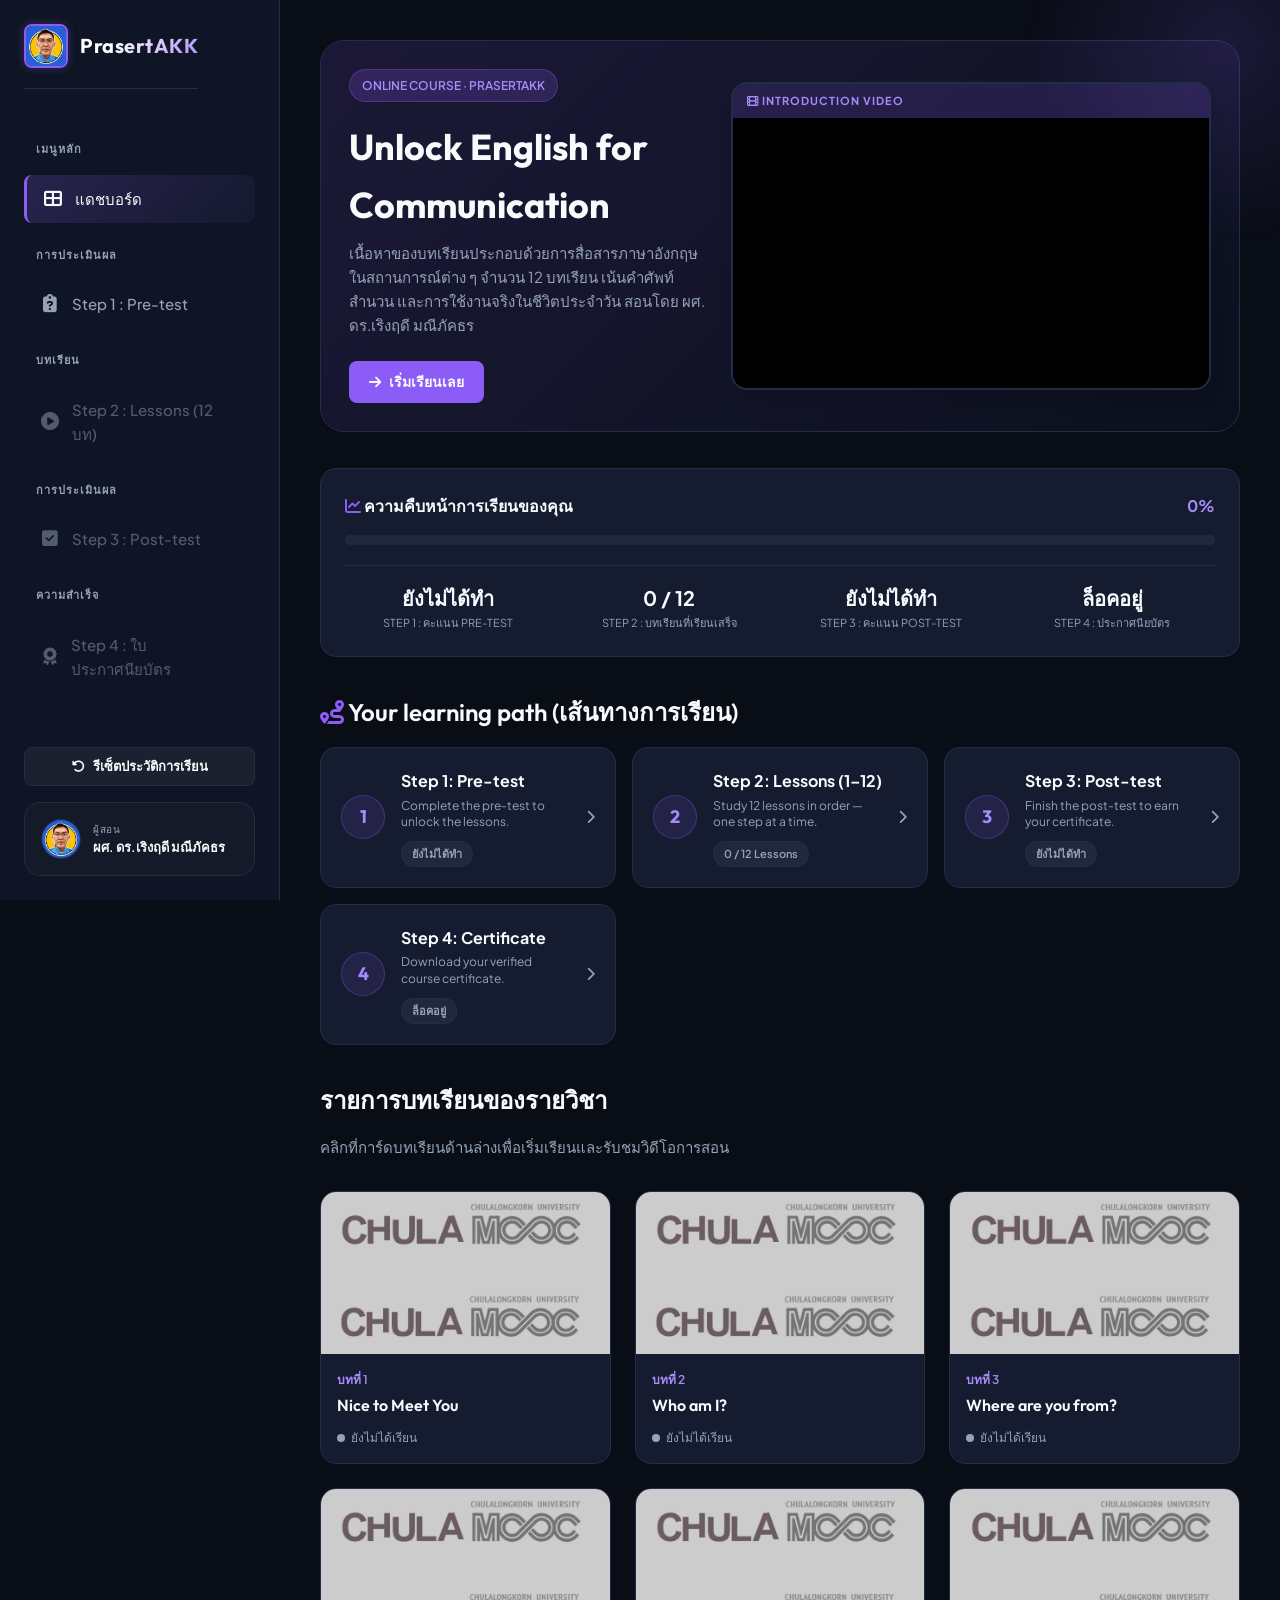
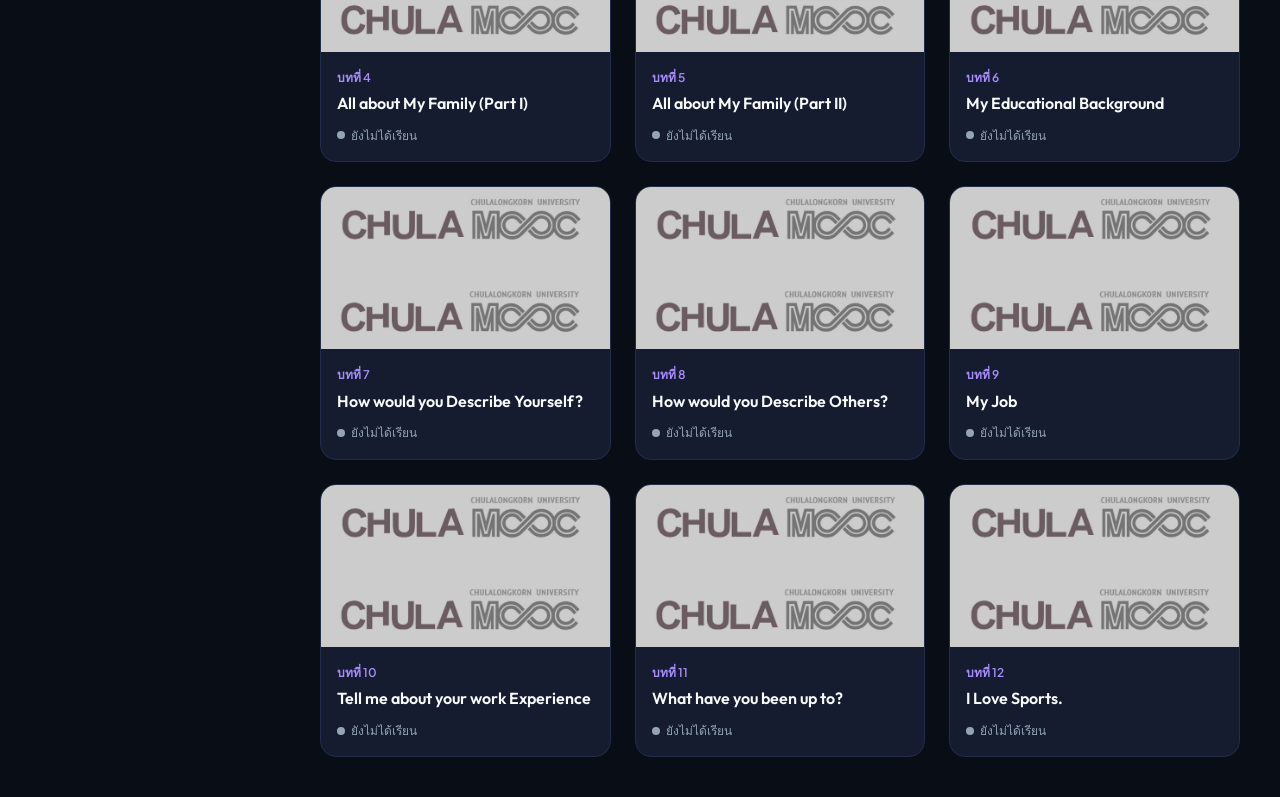
<file: index.html>
<!DOCTYPE html>
<html lang="en">
<head>
    <meta charset="UTF-8">
    <meta name="viewport" content="width=device-width, initial-scale=1.0">
    <title>Unlock English for Communication | PrasertAKK</title>
    <meta name="description" content="Learn English for Communication with 12 interactive video lessons, quizzes, and earn your certificate. Taught by Prasert Akkaratwichakorn.">
    <link rel="shortcut icon" href="prasertakk.ico" type="image/x-icon">
    <link rel="stylesheet" href="https://cdnjs.cloudflare.com/ajax/libs/font-awesome/6.4.0/css/all.min.css">
    <link rel="stylesheet" href="style.css?v=20260915">
</head>
<body>

    <!-- Name Registration Modal Overlay -->
    <div class="modal-overlay" id="name-registration-modal" style="display:none;">
        <div class="modal-card">
            <div class="modal-icon"><i class="fa fa-user-pen"></i></div>
            <h2>ลงทะเบียนผู้เรียน</h2>
            <p style="color: var(--color-text-muted); margin-bottom: 24px;">
                กรุณากรอกชื่อและนามสกุลของคุณเพื่อเริ่มเรียน<br>
                <small>(ชื่อนี้จะถูกใช้ในใบประกาศนียบัตร และไม่สามารถแก้ไขได้หลังบันทึก)</small>
            </p>
            <div class="form-group">
                <label for="reg-firstname"><i class="fa fa-user"></i> ชื่อ (First name)</label>
                <input type="text" id="reg-firstname" placeholder="เช่น ประเสริฐ" autocomplete="given-name">
            </div>
            <div class="form-group">
                <label for="reg-lastname"><i class="fa fa-user"></i> นามสกุล (Last name)</label>
                <input type="text" id="reg-lastname" placeholder="เช่น อัครทวิชากร" autocomplete="family-name">
            </div>
            <button class="btn btn-primary" id="btn-save-name" style="width:100%; margin-top:12px; justify-content:center;">
                <i class="fa fa-save"></i> บันทึกและเริ่มเรียน
            </button>
        </div>
    </div>

    <!-- Mobile Header Bar -->
    <header class="mobile-header-bar">
        <div class="mobile-brand">
            <img src="prasertakk2.jpg" alt="PrasertAKK Logo" class="mobile-brand-logo">
            <div class="mobile-brand-info">
                <span class="mobile-brand-name">PrasertAKK</span>
                <span class="mobile-brand-sub">Unlock English for Communication</span>
            </div>
        </div>
        <button class="mobile-menu-toggle" id="mobile-menu-toggle" aria-label="Toggle menu">
            <i class="fa fa-bars"></i>
        </button>
    </header>
    <div class="sidebar-backdrop" id="sidebar-backdrop"></div>

    <div class="app-container">
        <!-- Sidebar Navigation -->
        <aside class="sidebar">
            <div class="sidebar-top-mobile">
                <div class="brand-section">
                    <img src="prasertakk2.jpg" alt="PrasertAKK Logo" class="brand-logo">
                    <span class="brand-name">PrasertAKK</span>
                </div>
                <button class="sidebar-close-btn" id="sidebar-close-btn" aria-label="Close menu">
                    <i class="fa fa-xmark"></i>
                </button>
            </div>
            
            <nav class="nav-menu">
                <span class="nav-item-title">เมนูหลัก</span>
                <a href="#" class="nav-link active" data-tab="dashboard">
                    <i class="fa fa-th-large"></i>
                    <span>แดชบอร์ด</span>
                </a>
                
                <span class="nav-item-title">การประเมินผล</span>
                <a href="#" class="nav-link step-link" data-tab="pre" data-step="1" id="nav-pre-link">
                    <i class="fa fa-clipboard-question"></i>
                    <span>Step 1 : Pre-test</span>
                </a>
                
                <span class="nav-item-title">บทเรียน</span>
                <a href="#" class="nav-link step-link" data-tab="lessons" data-step="2" id="nav-lessons-link">
                    <i class="fa fa-play-circle"></i>
                    <span>Step 2 : Lessons (12 บท)</span>
                </a>
                
                <span class="nav-item-title">การประเมินผล</span>
                <a href="#" class="nav-link step-link" data-tab="post" data-step="3" id="nav-post-link">
                    <i class="fa fa-square-check"></i>
                    <span>Step 3 : Post-test</span>
                </a>
                
                <span class="nav-item-title">ความสำเร็จ</span>
                <a href="#" class="nav-link step-link" data-tab="certificate" data-step="4" id="nav-cert-link">
                    <i class="fa fa-award"></i>
                    <span>Step 4 : ใบประกาศนียบัตร</span>
                </a>
            </nav>
            
            <!-- Learner name display (shown after registration) -->
            <div class="learner-name-badge" id="learner-name-badge" style="display:none;">
                <i class="fa fa-id-card" style="color: var(--color-primary);"></i>
                <span id="learner-name-display"></span>
            </div>

            <!-- reset progress button -->
            <button class="btn btn-secondary" onclick="resetProgress()" style="margin-bottom: 16px; justify-content: center; font-size: 13px; padding: 8px;">
                <i class="fa fa-rotate-left"></i> รีเซ็ตประวัติการเรียน
            </button>

            <!-- Instructor Badge -->
            <div class="instructor-badge">
                <img src="prasertakk2.jpg" alt="Prasert AKK" class="instructor-avatar">
                <div class="instructor-info">
                    <span class="instructor-label">ผู้สอน</span>
                    <span class="instructor-name">ผศ. ดร.เริงฤดี มณีภัคธร</span>
                </div>
            </div>
        </aside>

        <!-- Main Content Area -->
        <main class="main-content">
            
            <!-- 1. Dashboard Tab View -->
            <section id="dashboard-section" class="tab-section active">
                <div class="welcome-banner">
                    <div class="welcome-text">
                        <span class="welcome-badge">ONLINE COURSE · PRASERTAKK</span>
                        <h1>Unlock English for Communication</h1>
                        <p class="welcome-desc">
                            เนื้อหาของบทเรียนประกอบด้วยการสื่อสารภาษาอังกฤษในสถานการณ์ต่าง ๆ จำนวน 12 บทเรียน 
                            เน้นคำศัพท์ สำนวน และการใช้งานจริงในชีวิตประจำวัน สอนโดย ผศ. ดร.เริงฤดี มณีภัคธร
                        </p>
                        <button class="btn btn-primary" id="dashboard-start-learning">
                            <i class="fa fa-arrow-right"></i> เริ่มเรียนเลย
                        </button>
                    </div>
                    <div class="dashboard-hero-video">
                        <div class="intro-video-label"><i class="fa fa-film"></i> INTRODUCTION VIDEO</div>
                        <iframe id="intro-video-iframe"
                            src="https://drive.google.com/file/d/1B5qJ9aQ7UhpIXTGosk8ddsbNW3D1z1Iv/preview"
                            style="width: 100%; height: 270px; border: none; display: block;"
                            allow="autoplay"
                            allowfullscreen></iframe>
                    </div>
                </div>

                <!-- Course Progress Tracker Card -->
                <div class="progress-card">
                    <div class="progress-header">
                        <span class="progress-title"><i class="fa fa-chart-line" style="color: var(--color-primary);"></i> ความคืบหน้าการเรียนของคุณ</span>
                        <span class="progress-pct" id="progress-percentage">0%</span>
                    </div>
                    <div class="progress-bar-bg">
                        <div class="progress-bar-fill" id="progress-fill"></div>
                    </div>
                    <div class="progress-stats-row">
                        <div class="progress-stat-box">
                            <div class="progress-stat-val" id="stat-pretest-score">ยังไม่ได้ทำ</div>
                            <div class="progress-stat-lbl">Step 1 : คะแนน PRE-TEST</div>
                        </div>
                        <div class="progress-stat-box">
                            <div class="progress-stat-val" id="stat-lessons-count">0 / 12</div>
                            <div class="progress-stat-lbl">Step 2 : บทเรียนที่เรียนเสร็จ</div>
                        </div>
                        <div class="progress-stat-box">
                            <div class="progress-stat-val" id="stat-posttest-score">ยังไม่ได้ทำ</div>
                            <div class="progress-stat-lbl">Step 3 : คะแนน POST-TEST</div>
                        </div>
                        <div class="progress-stat-box">
                            <div class="progress-stat-val" id="stat-cert-unlocked">ล็อคอยู่</div>
                            <div class="progress-stat-lbl">Step 4 : ประกาศนียบัตร</div>
                        </div>
                    </div>
                </div>

                <!-- Your Learning Path Step Cards Section (Lovable Style) -->
                <div class="learning-path-section">
                    <h2 class="section-title"><i class="fa fa-route" style="color: var(--color-primary);"></i> Your learning path (เส้นทางการเรียน)</h2>
                    <div class="learning-path-grid">
                        <div class="path-card step-link" data-tab="pre" data-step="1" onclick="switchTab('pre')">
                            <div class="path-step-badge">1</div>
                            <div class="path-card-content">
                                <h3>Step 1: Pre-test</h3>
                                <p>Complete the pre-test to unlock the lessons.</p>
                                <div class="path-status-tag" id="path-tag-pre">ยังไม่ได้ทำ</div>
                            </div>
                            <i class="fa fa-chevron-right path-arrow"></i>
                        </div>

                        <div class="path-card step-link" data-tab="lessons" data-step="2" onclick="switchTab('lessons')">
                            <div class="path-step-badge">2</div>
                            <div class="path-card-content">
                                <h3>Step 2: Lessons (1–12)</h3>
                                <p>Study 12 lessons in order — one step at a time.</p>
                                <div class="path-status-tag" id="path-tag-lessons">0 / 12 Lessons</div>
                            </div>
                            <i class="fa fa-chevron-right path-arrow"></i>
                        </div>

                        <div class="path-card step-link" data-tab="post" data-step="3" onclick="switchTab('post')">
                            <div class="path-step-badge">3</div>
                            <div class="path-card-content">
                                <h3>Step 3: Post-test</h3>
                                <p>Finish the post-test to earn your certificate.</p>
                                <div class="path-status-tag" id="path-tag-post">ยังไม่ได้ทำ</div>
                            </div>
                            <i class="fa fa-chevron-right path-arrow"></i>
                        </div>

                        <div class="path-card step-link" data-tab="certificate" data-step="4" onclick="switchTab('certificate')">
                            <div class="path-step-badge">4</div>
                            <div class="path-card-content">
                                <h3>Step 4: Certificate</h3>
                                <p>Download your verified course certificate.</p>
                                <div class="path-status-tag" id="path-tag-cert">ล็อคอยู่</div>
                            </div>
                            <i class="fa fa-chevron-right path-arrow"></i>
                        </div>
                    </div>
                </div>

                <h2>รายการบทเรียนของรายวิชา</h2>
                <p class="section-subtitle">คลิกที่การ์ดบทเรียนด้านล่างเพื่อเริ่มเรียนและรับชมวิดีโอการสอน</p>
                
                <div class="lessons-grid" id="dashboard-lessons-grid">
                    <!-- Dynamic rendering via app.js -->
                </div>
            </section>

            <!-- 2. Pre-test Tab View -->
            <section id="pre-section" class="tab-section">
                <h1><i class="fa fa-clipboard-question" style="color:var(--color-primary);"></i> Step 1 : แบบทดสอบก่อนเรียน (Pre-test)</h1>
                <p class="section-subtitle">กรุณาเลือกคำตอบที่ถูกต้องที่สุดสำหรับแต่ละข้อคำถาม</p>

                <!-- Score Overlay Banner -->
                <div class="quiz-score-overlay" id="pre-score-overlay">
                    <h2>คะแนนสอบ Pre-test ของคุณ</h2>
                    <div class="quiz-score-val">0 / 20</div>
                    <p style="color: var(--color-text-muted); margin-top: 8px;">ระบบได้บันทึกคะแนนของคุณเรียบร้อยแล้ว คุณสามารถไปเรียนบทเรียนได้แล้ว</p>
                    <button class="btn btn-primary" onclick="switchTab('lessons')" style="margin-top:16px;">
                        <i class="fa fa-arrow-right"></i> ไปเรียน Step 2: Lessons
                    </button>
                </div>

                <div class="quiz-info-header">
                    <div class="quiz-info-text">
                        <h2>แบบทดสอบการฟังและโครงสร้างการสื่อสาร</h2>
                        <p>คำชี้แจง: ข้อสอบเป็นแบบปรนัย 4 ตัวเลือก จำนวน 20 ข้อ ให้ผู้เรียนเลือกคำตอบที่เหมาะสมที่สุด</p>
                    </div>
                    <div class="quiz-helpers">
                        <button class="btn btn-secondary" onclick="autoFillQuiz('pre')">
                            <i class="fa fa-wand-magic-sparkles" style="color: var(--color-primary-hover);"></i> เฉลยคำตอบ (Auto-Fill)
                        </button>
                    </div>
                </div>

                <div id="pre-quiz-questions"></div>

                <div style="text-align: center; margin: 40px 0;">
                    <button class="btn btn-primary" onclick="gradeQuiz('pre')" style="font-size: 16px; padding: 14px 40px; border-radius: var(--border-radius-sm);">
                        <i class="fa fa-paper-plane"></i> ส่งแบบทดสอบ Pre-test
                    </button>
                </div>
            </section>

            <!-- 3. Lessons Tab View -->
            <section id="lessons-section" class="tab-section">
                <h1><i class="fa fa-play-circle" style="color:var(--color-primary);"></i> Step 2 : ห้องเรียนออนไลน์</h1>
                <p class="section-subtitle">รับชมวิดีโอการสอน เมื่อดูจบระบบจะบันทึกว่าเรียนผ่านบทเรียนนี้แล้วโดยอัตโนมัติ</p>

                <div class="lesson-viewer-container">
                    <div class="video-player-section">
                        <div class="video-wrapper">
                            <iframe id="main-course-iframe"
                                src=""
                                style="width: 100%; height: 100%; min-height: 420px; border: none; display: block;"
                                allow="autoplay"
                                allowfullscreen></iframe>
                            <video id="main-course-video" controls poster="prasertakk.jpg" style="display: none; width: 100%;">
                                <source src="" type="video/mp4">
                                เบราว์เซอร์ของคุณไม่รองรับการเล่นวิดีโอ
                            </video>
                        </div>
                        <div class="video-meta">
                            <h2 id="viewing-video-title">Lesson 1. Nice to Meet You</h2>
                            <p style="color: var(--color-text-muted); font-size: 14px;">
                                วิทยากร: ผศ. ดร.เริงฤดี มณีภัคธร | รายวิชา English for Communication
                            </p>
                        </div>
                    </div>

                    <div class="lesson-sidebar-section">
                        <div class="lesson-sidebar-title">บทเรียนทั้งหมด (12 Lessons)</div>
                        <ul class="sidebar-lessons-list" id="sidebar-lessons-list"></ul>
                    </div>
                </div>

                <!-- All lessons completed banner -->
                <div class="all-lessons-done-banner" id="all-lessons-done-banner" style="display:none;">
                    <i class="fa fa-circle-check" style="font-size:28px; color:var(--color-success);"></i>
                    <div>
                        <h3>ยินดีด้วย! คุณเรียนครบทุกบทเรียนแล้ว</h3>
                        <p style="color:var(--color-text-muted);">คุณสามารถไปทำข้อสอบ Post-test เพื่อรับใบประกาศนียบัตร</p>
                    </div>
                    <button class="btn btn-primary" onclick="switchTab('post')">
                        <i class="fa fa-arrow-right"></i> ไปทำ Step 3: Post-test
                    </button>
                </div>

                <!-- Vocabulary Panel -->
                <div class="vocab-section" id="lesson-vocab-box">
                    <h2><i class="fa fa-book" style="color: var(--color-primary-hover);"></i> คำศัพท์และสำนวนน่าสนใจ (Key Vocabulary)</h2>
                    <p class="section-subtitle">คำศัพท์สำคัญที่พบในบทเรียนนี้</p>
                    <div class="vocab-grid"></div>
                </div>
            </section>

            <!-- 4. Post-test Tab View -->
            <section id="post-section" class="tab-section">
                <h1><i class="fa fa-square-check" style="color:var(--color-primary);"></i> Step 3 : แบบทดสอบหลังเรียน (Post-test)</h1>
                <p class="section-subtitle">ทดสอบความรู้เพื่อประเมินผลการเรียนและปลดล็อคใบประกาศนียบัตร</p>

                <div class="quiz-score-overlay" id="post-score-overlay">
                    <h2>คะแนนสอบ Post-test ของคุณ</h2>
                    <div class="quiz-score-val">0 / 40</div>
                    <p style="color: var(--color-text-muted); margin-top: 8px;" id="post-score-status-text">
                        ระบบได้บันทึกคะแนนของคุณเรียบร้อยแล้ว คุณสามารถรับใบประกาศนียบัตรได้ใน Step 4
                    </p>
                    <button class="btn btn-primary" id="btn-goto-cert-after-post" onclick="switchTab('certificate')" style="margin-top:16px; display:none;">
                        <i class="fa fa-award"></i> ไปดูใบประกาศนียบัตร Step 4
                    </button>
                </div>

                <div class="quiz-info-header">
                    <div class="quiz-info-text">
                        <h2>แบบทดสอบหลังเรียนสรุปรายวิชา</h2>
                        <p>คำชี้แจง: ให้เลือกคำตอบที่ถูกต้องที่สุดเพื่อผ่านรายวิชาและรับใบรับรอง (จำนวน 40 ข้อ)</p>
                    </div>
                    <div class="quiz-helpers">
                        <button class="btn btn-secondary" onclick="autoFillQuiz('post')">
                            <i class="fa fa-wand-magic-sparkles" style="color: var(--color-primary-hover);"></i> เฉลยคำตอบ (Auto-Fill)
                        </button>
                    </div>
                </div>

                <div id="post-quiz-questions"></div>

                <div style="text-align: center; margin: 40px 0;">
                    <button class="btn btn-primary" onclick="gradeQuiz('post')" style="font-size: 16px; padding: 14px 40px; border-radius: var(--border-radius-sm);">
                        <i class="fa fa-paper-plane"></i> ส่งแบบทดสอบ Post-test
                    </button>
                </div>
            </section>

            <!-- 5. Certificate Tab View -->
            <section id="certificate-section" class="tab-section">
                <h1><i class="fa fa-award" style="color:var(--color-primary);"></i> Step 4 : ใบประกาศนียบัตร (Certificate)</h1>
                <p class="section-subtitle">ขอแสดงความยินดีกับความสำเร็จของคุณในการสำเร็จการศึกษารายวิชา English for Communication</p>

                <!-- Locked State -->
                <div class="cert-locked-state" id="cert-locked">
                    <div class="cert-locked-icon"><i class="fa fa-lock"></i></div>
                    <h2>ประกาศนียบัตรยังคงถูกล็อคอยู่</h2>
                    <p style="color: var(--color-text-muted); margin-top: 12px; margin-bottom: 24px;">
                        คุณต้องสอบแบบทดสอบหลังเรียน (Post-test) ให้ผ่านด้วยคะแนนเต็ม 20/20 ก่อน
                    </p>
                    <button class="btn btn-primary" onclick="switchTab('post')">
                        <i class="fa fa-arrow-right"></i> ไปทำข้อสอบ Post-test
                    </button>
                </div>

                <!-- Unlocked State -->
                <div class="cert-unlocked-state" id="cert-unlocked" style="display: none;">
                    <div class="cert-frame">
                        <canvas id="cert-canvas" style="max-width:100%; border-radius: 8px; box-shadow: var(--shadow-lg);"></canvas>
                        <div id="cert-qr-hidden" style="display:none;"></div>
                    </div>
                    
                    <div class="cert-actions">
                        <button class="btn btn-success" id="btn-download-cert" onclick="downloadCertificate()">
                            <i class="fa fa-download"></i> ดาวน์โหลดใบประกาศนียบัตร (PNG)
                        </button>
                        <button class="btn btn-secondary" onclick="window.print()">
                            <i class="fa fa-print"></i> พิมพ์ใบประกาศนียบัตร
                        </button>
                    </div>
                </div>
            </section>
        </main>
    </div>

    <!-- Scripts -->
    <script src="qrcode.min.js?v=20260915"></script>
    <script src="cert_data.js?v=20260915"></script>
    <script src="app.js?v=20260915"></script>
</body>
</html>
</file>
<file: style.css>
@import url('https://fonts.googleapis.com/css2?family=Outfit:wght@300;400;500;600;700&family=Plus+Jakarta+Sans:wght@300;400;500;600;700&display=swap');

/* Color Variables & Theme Tokens */
:root {
    --font-heading: 'Outfit', sans-serif;
    --font-body: 'Plus Jakarta Sans', sans-serif;

    /* Theme colors: Sleek Premium Dark Mode */
    --bg-app: #090d16;
    --bg-sidebar: #0f1524;
    --bg-card: #151c30;
    --bg-card-hover: #1c253f;
    --border-color: #222d4a;
    
    --color-primary: #8b5cf6;       /* Violet/Purple */
    --color-primary-rgb: 139, 92, 246;
    --color-primary-hover: #a78bfa;
    --color-text-main: #f8fafc;
    --color-text-muted: #94a3b8;
    
    --color-success: #10b981;      /* Emerald Green */
    --color-danger: #ef4444;       /* Rose Red */
    --color-warning: #f59e0b;      /* Amber */

    --shadow-sm: 0 1px 2px 0 rgb(0 0 0 / 0.05);
    --shadow-md: 0 4px 6px -1px rgb(0 0 0 / 0.1), 0 2px 4px -2px rgb(0 0 0 / 0.1);
    --shadow-lg: 0 10px 15px -3px rgb(0 0 0 / 0.1), 0 4px 6px -4px rgb(0 0 0 / 0.1);
    --shadow-glow: 0 0 20px rgba(139, 92, 246, 0.15);
    
    --transition-smooth: all 0.3s cubic-bezier(0.4, 0, 0.2, 1);
    --border-radius-sm: 8px;
    --border-radius-md: 16px;
    --border-radius-lg: 24px;
}

/* Global Reset & Base Styling */
* {
    margin: 0;
    padding: 0;
    box-sizing: border-box;
}

body {
    background-color: var(--bg-app);
    color: var(--color-text-main);
    font-family: var(--font-body);
    font-size: 16px;
    line-height: 1.6;
    overflow-x: hidden;
    display: flex;
    min-height: 100vh;
}

a {
    color: inherit;
    text-decoration: none;
}

button {
    font-family: inherit;
    cursor: pointer;
}

/* Layout Framework */
.app-container {
    display: flex;
    width: 100%;
    min-height: 100vh;
}

/* Sidebar Navigation */
.sidebar {
    width: 280px;
    background-color: var(--bg-sidebar);
    border-right: 1px solid var(--border-color);
    display: flex;
    flex-direction: column;
    position: fixed;
    top: 0;
    bottom: 0;
    left: 0;
    z-index: 100;
    padding: 24px;
}

.brand-section {
    display: flex;
    align-items: center;
    gap: 12px;
    margin-bottom: 36px;
    padding-bottom: 20px;
    border-bottom: 1px solid var(--border-color);
}

.brand-logo {
    width: 44px;
    height: 44px;
    border-radius: var(--border-radius-sm);
    object-fit: cover;
    border: 2px solid var(--color-primary);
    box-shadow: 0 0 10px rgba(139, 92, 246, 0.3);
}

.brand-name {
    font-family: var(--font-heading);
    font-size: 20px;
    font-weight: 700;
    background: linear-gradient(135deg, #fff 30%, var(--color-primary-hover) 100%);
    -webkit-background-clip: text;
    -webkit-text-fill-color: transparent;
    letter-spacing: 0.5px;
}

.nav-menu {
    list-style: none;
    display: flex;
    flex-direction: column;
    gap: 8px;
    flex-grow: 1;
}

.nav-item-title {
    font-family: var(--font-heading);
    font-size: 11px;
    font-weight: 600;
    text-transform: uppercase;
    letter-spacing: 1px;
    color: var(--color-text-muted);
    margin: 16px 0 8px 12px;
}

.nav-link {
    display: flex;
    align-items: center;
    gap: 12px;
    padding: 12px 16px;
    border-radius: var(--border-radius-sm);
    color: var(--color-text-muted);
    font-weight: 500;
    font-size: 15px;
    transition: var(--transition-smooth);
}

.nav-link i {
    font-size: 18px;
    width: 20px;
    text-align: center;
}

.nav-link:hover {
    color: var(--color-text-main);
    background-color: rgba(255, 255, 255, 0.03);
}

.nav-link.active {
    color: var(--color-text-main);
    background: linear-gradient(135deg, rgba(139, 92, 246, 0.2) 0%, rgba(139, 92, 246, 0.05) 100%);
    border-left: 3px solid var(--color-primary);
    box-shadow: var(--shadow-sm);
}

.nav-link.locked {
    opacity: 0.5;
    cursor: not-allowed;
}

.nav-link.locked:hover {
    background-color: transparent;
    color: var(--color-text-muted);
}

.instructor-badge {
    margin-top: auto;
    padding: 16px;
    background-color: rgba(255, 255, 255, 0.02);
    border-radius: var(--border-radius-md);
    border: 1px solid var(--border-color);
    display: flex;
    align-items: center;
    gap: 12px;
}

.instructor-avatar {
    width: 40px;
    height: 40px;
    border-radius: 50%;
    object-fit: cover;
    border: 1px solid var(--border-color);
}

.instructor-info {
    display: flex;
    flex-direction: column;
}

.instructor-label {
    font-size: 10px;
    color: var(--color-text-muted);
    text-transform: uppercase;
    letter-spacing: 0.5px;
}

.instructor-name {
    font-size: 13px;
    font-weight: 600;
    color: var(--color-text-main);
}

/* Main Viewport Content */
.main-content {
    margin-left: 280px;
    flex-grow: 1;
    min-height: 100vh;
    display: flex;
    flex-direction: column;
    padding: 40px;
    max-width: 1400px;
    width: calc(100% - 280px);
}

/* Tab Sections */
.tab-section {
    display: none;
    animation: fadeIn 0.4s cubic-bezier(0.4, 0, 0.2, 1) forwards;
}

.tab-section.active {
    display: block;
}

@keyframes fadeIn {
    from {
        opacity: 0;
        transform: translateY(10px);
    }
    to {
        opacity: 1;
        transform: translateY(0);
    }
}

/* Typography elements */
h1 {
    font-family: var(--font-heading);
    font-size: 36px;
    font-weight: 700;
    color: var(--color-text-main);
    margin-bottom: 8px;
}

h2 {
    font-family: var(--font-heading);
    font-size: 24px;
    font-weight: 600;
    color: var(--color-text-main);
    margin-bottom: 16px;
}

.section-subtitle {
    font-size: 15px;
    color: var(--color-text-muted);
    margin-bottom: 32px;
}

/* Dashboard Home UI */
.welcome-banner {
    background: linear-gradient(135deg, rgba(139, 92, 246, 0.15) 0%, rgba(15, 21, 36, 0.5) 100%);
    border: 1px solid var(--border-color);
    border-radius: var(--border-radius-lg);
    padding: 28px;
    margin-bottom: 36px;
    display: flex;
    align-items: center;
    justify-content: space-between;
    gap: 24px;
    position: relative;
    overflow: visible;
}

.welcome-banner::after {
    content: '';
    position: absolute;
    top: -50%;
    right: -20%;
    width: 400px;
    height: 400px;
    background: radial-gradient(circle, rgba(139, 92, 246, 0.15) 0%, transparent 70%);
    z-index: 1;
    pointer-events: none;
}

.welcome-text {
    z-index: 2;
    flex: 1;
    min-width: 0;
}

.welcome-badge {
    display: inline-block;
    padding: 6px 12px;
    background-color: rgba(139, 92, 246, 0.2);
    color: var(--color-primary-hover);
    border-radius: 20px;
    font-size: 12px;
    font-weight: 600;
    margin-bottom: 16px;
    border: 1px solid rgba(139, 92, 246, 0.3);
}

.welcome-desc {
    color: var(--color-text-muted);
    margin-bottom: 24px;
    font-size: 15px;
}

.course-meta-grid {
    display: grid;
    grid-template-columns: repeat(3, 1fr);
    gap: 16px;
    margin-top: 24px;
}

.meta-item {
    background-color: rgba(255, 255, 255, 0.02);
    border: 1px solid var(--border-color);
    border-radius: var(--border-radius-sm);
    padding: 16px;
    display: flex;
    align-items: center;
    gap: 12px;
}

.meta-icon {
    width: 40px;
    height: 40px;
    background-color: rgba(139, 92, 246, 0.1);
    color: var(--color-primary);
    border-radius: 50%;
    display: flex;
    align-items: center;
    justify-content: center;
    font-size: 16px;
}

.meta-info {
    display: flex;
    flex-direction: column;
}

.meta-value {
    font-weight: 600;
    font-size: 14px;
}

.meta-label {
    font-size: 11px;
    color: var(--color-text-muted);
}

.dashboard-hero-video {
    width: 480px;
    max-width: 100%;
    border-radius: var(--border-radius-md);
    overflow: hidden;
    border: 2px solid var(--border-color);
    box-shadow: var(--shadow-lg);
    z-index: 2;
    position: relative;
    flex-shrink: 0;
}

.dashboard-hero-video iframe,
.dashboard-hero-video video,
#intro-video-player,
#intro-video-iframe {
    width: 100%;
    height: 270px;
    display: block;
    object-fit: contain;
    background-color: #000;
}

.intro-video-label {
    padding: 8px 14px;
    background: rgba(139, 92, 246, 0.15);
    color: var(--color-primary-hover);
    font-size: 11px;
    font-weight: 700;
    letter-spacing: 1px;
    text-transform: uppercase;
}

.video-play-overlay {
    position: absolute;
    inset: 0;
    background-color: rgba(9, 13, 22, 0.4);
    display: flex;
    align-items: center;
    justify-content: center;
    transition: var(--transition-smooth);
}

.dashboard-hero-video:hover .video-play-overlay {
    background-color: rgba(9, 13, 22, 0.6);
}

.play-btn-circle {
    width: 48px;
    height: 48px;
    background-color: var(--color-primary);
    color: #fff;
    border-radius: 50%;
    display: flex;
    align-items: center;
    justify-content: center;
    font-size: 18px;
    box-shadow: 0 0 15px rgba(139, 92, 246, 0.5);
    transition: var(--transition-smooth);
}

.dashboard-hero-video:hover .play-btn-circle {
    transform: scale(1.1);
    background-color: var(--color-primary-hover);
}

/* Video Link Card in Classroom */
.video-link-card {
    width: 100%;
    aspect-ratio: 16/9;
    border-radius: var(--border-radius-sm);
    overflow: hidden;
    background-color: #000;
    border: 1px solid var(--border-color);
    position: relative;
}

.video-poster-img {
    width: 100%;
    height: 100%;
    object-fit: cover;
    opacity: 0.7;
    transition: var(--transition-smooth);
}

.video-link-overlay {
    position: absolute;
    inset: 0;
    display: flex;
    flex-direction: column;
    align-items: center;
    justify-content: center;
    gap: 16px;
    background: rgba(9, 13, 22, 0.4);
    transition: var(--transition-smooth);
}

.play-circle-large {
    width: 72px;
    height: 72px;
    background-color: var(--color-primary);
    color: #fff;
    border-radius: 50%;
    display: flex;
    align-items: center;
    justify-content: center;
    font-size: 28px;
    box-shadow: 0 0 25px rgba(139, 92, 246, 0.6);
    transition: var(--transition-smooth);
}

.video-link-text {
    font-family: var(--font-heading);
    font-size: 16px;
    font-weight: 600;
    color: #fff;
    background-color: rgba(9, 13, 22, 0.7);
    padding: 8px 16px;
    border-radius: 30px;
    border: 1px solid var(--border-color);
}

.video-link-card:hover .video-poster-img {
    transform: scale(1.03);
    opacity: 0.6;
}

.video-link-card:hover .video-link-overlay {
    background: rgba(9, 13, 22, 0.6);
}

.video-link-card:hover .play-circle-large {
    transform: scale(1.1);
    background-color: var(--color-primary-hover);
    box-shadow: 0 0 35px rgba(139, 92, 246, 0.8);
}


/* Progress Section */
.progress-card {
    background-color: var(--bg-card);
    border: 1px solid var(--border-color);
    border-radius: var(--border-radius-md);
    padding: 24px;
    margin-bottom: 36px;
}

.progress-header {
    display: flex;
    align-items: center;
    justify-content: space-between;
    margin-bottom: 16px;
}

.progress-title {
    font-weight: 600;
    font-size: 16px;
}

.progress-pct {
    font-weight: 700;
    color: var(--color-primary-hover);
}

.progress-bar-bg {
    width: 100%;
    height: 10px;
    background-color: rgba(255, 255, 255, 0.05);
    border-radius: 5px;
    overflow: hidden;
}

.progress-bar-fill {
    width: 0%;
    height: 100%;
    background: linear-gradient(90deg, var(--color-primary) 0%, var(--color-primary-hover) 100%);
    border-radius: 5px;
    transition: width 0.8s ease-in-out;
}

.progress-stats-row {
    display: grid;
    grid-template-columns: repeat(4, 1fr);
    gap: 16px;
    margin-top: 20px;
    padding-top: 16px;
    border-top: 1px solid var(--border-color);
}

.progress-stat-box {
    text-align: center;
}

.progress-stat-val {
    font-size: 20px;
    font-weight: 700;
    color: var(--color-text-main);
}

.progress-stat-lbl {
    font-size: 11px;
    color: var(--color-text-muted);
    text-transform: uppercase;
}

/* Lesson Cards Grid */
.lessons-grid {
    display: grid;
    grid-template-columns: repeat(auto-fill, minmax(280px, 1fr));
    gap: 24px;
}

.lesson-card {
    background-color: var(--bg-card);
    border: 1px solid var(--border-color);
    border-radius: var(--border-radius-md);
    overflow: hidden;
    cursor: pointer;
    transition: var(--transition-smooth);
    display: flex;
    flex-direction: column;
    position: relative;
}

.lesson-card:hover {
    transform: translateY(-6px);
    border-color: var(--color-primary);
    box-shadow: var(--shadow-lg);
}

.lesson-thumb-wrapper {
    position: relative;
    width: 100%;
    padding-top: 56.25%; /* 16:9 Aspect Ratio */
    background-color: #000;
    overflow: hidden;
}

.lesson-thumb {
    position: absolute;
    top: 0;
    left: 0;
    width: 100%;
    height: 100%;
    object-fit: cover;
    opacity: 0.8;
    transition: var(--transition-smooth);
}

.lesson-card:hover .lesson-thumb {
    opacity: 0.9;
    transform: scale(1.05);
}

.lesson-duration {
    position: absolute;
    bottom: 8px;
    right: 8px;
    background-color: rgba(9, 13, 22, 0.8);
    padding: 3px 6px;
    border-radius: 4px;
    font-size: 11px;
    font-weight: 500;
}

.lesson-card-body {
    padding: 16px;
    display: flex;
    flex-direction: column;
    flex-grow: 1;
}

.lesson-num {
    font-size: 12px;
    font-weight: 600;
    color: var(--color-primary-hover);
    margin-bottom: 6px;
}

.lesson-title {
    font-family: var(--font-heading);
    font-size: 16px;
    font-weight: 600;
    margin-bottom: 12px;
    line-height: 1.3;
}

.lesson-status {
    margin-top: auto;
    font-size: 12px;
    display: flex;
    align-items: center;
    gap: 6px;
}

.status-indicator {
    width: 8px;
    height: 8px;
    border-radius: 50%;
}

.status-incomplete {
    color: var(--color-text-muted);
}
.status-incomplete .status-indicator {
    background-color: var(--color-text-muted);
}

.status-complete {
    color: var(--color-success);
}
.status-complete .status-indicator {
    background-color: var(--color-success);
}

/* Custom Play Badge on hover */
.lesson-play-badge {
    position: absolute;
    top: 50%;
    left: 50%;
    transform: translate(-50%, -50%) scale(0.8);
    width: 48px;
    height: 48px;
    background-color: rgba(139, 92, 246, 0.9);
    border-radius: 50%;
    display: flex;
    align-items: center;
    justify-content: center;
    font-size: 16px;
    opacity: 0;
    transition: var(--transition-smooth);
    z-index: 5;
    box-shadow: 0 0 15px rgba(139, 92, 246, 0.4);
}

.lesson-card:hover .lesson-play-badge {
    opacity: 1;
    transform: translate(-50%, -50%) scale(1);
}

/* Lesson Viewer UI */
.lesson-viewer-container {
    display: grid;
    grid-template-columns: 2fr 1fr;
    gap: 24px;
    margin-bottom: 24px;
}

.video-player-section {
    background-color: var(--bg-card);
    border: 1px solid var(--border-color);
    border-radius: var(--border-radius-md);
    overflow: hidden;
    padding: 16px;
}

.video-wrapper {
    width: 100%;
    aspect-ratio: 16/9;
    border-radius: var(--border-radius-sm);
    overflow: hidden;
    background-color: #000;
    border: 1px solid var(--border-color);
}

.video-wrapper video,
.video-wrapper iframe {
    width: 100%;
    height: 100%;
}

.video-meta {
    padding: 16px 8px 8px 8px;
}

.video-title {
    font-size: 20px;
    font-weight: 600;
    margin-bottom: 8px;
}

.lesson-sidebar-section {
    background-color: var(--bg-card);
    border: 1px solid var(--border-color);
    border-radius: var(--border-radius-md);
    padding: 20px;
    display: flex;
    flex-direction: column;
    max-height: calc(100vh - 180px);
    overflow-y: auto;
}

.lesson-sidebar-title {
    font-family: var(--font-heading);
    font-size: 16px;
    font-weight: 700;
    margin-bottom: 16px;
    padding-bottom: 12px;
    border-bottom: 1px solid var(--border-color);
}

.sidebar-lessons-list {
    list-style: none;
    display: flex;
    flex-direction: column;
    gap: 8px;
}

.sidebar-lesson-item {
    padding: 10px 12px;
    border-radius: var(--border-radius-sm);
    border: 1px solid transparent;
    cursor: pointer;
    transition: var(--transition-smooth);
    display: flex;
    align-items: center;
    gap: 12px;
}

.sidebar-lesson-item:hover {
    background-color: rgba(255, 255, 255, 0.02);
    border-color: var(--border-color);
}

.sidebar-lesson-item.active {
    background-color: rgba(139, 92, 246, 0.08);
    border-color: var(--color-primary);
}

.sidebar-lesson-idx {
    font-size: 11px;
    font-weight: 700;
    color: var(--color-primary-hover);
    background-color: rgba(139, 92, 246, 0.1);
    width: 24px;
    height: 24px;
    border-radius: 50%;
    display: flex;
    align-items: center;
    justify-content: center;
    flex-shrink: 0;
}

.sidebar-lesson-meta {
    display: flex;
    flex-direction: column;
    overflow: hidden;
}

.sidebar-lesson-title {
    font-size: 13px;
    font-weight: 600;
    white-space: nowrap;
    text-overflow: ellipsis;
    overflow: hidden;
}

.sidebar-lesson-status {
    font-size: 10px;
    color: var(--color-text-muted);
}

.sidebar-lesson-item.completed .sidebar-lesson-status {
    color: var(--color-success);
}

.vocab-section {
    background-color: var(--bg-card);
    border: 1px solid var(--border-color);
    border-radius: var(--border-radius-md);
    padding: 24px;
    margin-top: 24px;
}

.vocab-grid {
    display: grid;
    grid-template-columns: repeat(auto-fill, minmax(240px, 1fr));
    gap: 16px;
    margin-top: 16px;
}

.vocab-card {
    background-color: rgba(255, 255, 255, 0.01);
    border: 1px solid var(--border-color);
    border-radius: var(--border-radius-sm);
    padding: 16px;
}

.vocab-word {
    font-family: var(--font-heading);
    font-weight: 700;
    color: var(--color-primary-hover);
    font-size: 15px;
    margin-bottom: 4px;
}

.vocab-definition {
    font-size: 13px;
    color: var(--color-text-main);
}

.vocab-example {
    font-size: 12px;
    font-style: italic;
    color: var(--color-text-muted);
    margin-top: 6px;
}

/* Quiz Style UI */
.quiz-info-header {
    background-color: var(--bg-card);
    border: 1px solid var(--border-color);
    border-radius: var(--border-radius-md);
    padding: 24px;
    margin-bottom: 28px;
    display: flex;
    align-items: center;
    justify-content: space-between;
    gap: 20px;
}

.quiz-info-text p {
    font-size: 14px;
    color: var(--color-text-muted);
}

.quiz-helpers {
    display: flex;
    gap: 12px;
}

.btn {
    padding: 10px 20px;
    border-radius: var(--border-radius-sm);
    font-weight: 600;
    font-size: 14px;
    border: none;
    transition: var(--transition-smooth);
    display: inline-flex;
    align-items: center;
    gap: 8px;
}

.btn-primary {
    background-color: var(--color-primary);
    color: #fff;
}

.btn-primary:hover {
    background-color: #7c3aed;
    box-shadow: 0 0 15px rgba(139, 92, 246, 0.4);
}

.btn-secondary {
    background-color: rgba(255, 255, 255, 0.05);
    color: var(--color-text-main);
    border: 1px solid var(--border-color);
}

.btn-secondary:hover {
    background-color: rgba(255, 255, 255, 0.1);
}

.btn-success {
    background-color: var(--color-success);
    color: #fff;
}

.btn-success:hover {
    background-color: #059669;
}

.quiz-item-card {
    background-color: var(--bg-card);
    border: 1px solid var(--border-color);
    border-radius: var(--border-radius-md);
    padding: 24px;
    margin-bottom: 20px;
    position: relative;
    transition: var(--transition-smooth);
}

.quiz-item-card.correct {
    border-color: rgba(16, 185, 129, 0.4);
    background-color: rgba(16, 185, 129, 0.02);
}

.quiz-item-card.incorrect {
    border-color: rgba(239, 68, 68, 0.4);
    background-color: rgba(239, 68, 68, 0.02);
}

.quiz-qstn-header {
    display: flex;
    gap: 12px;
    margin-bottom: 20px;
}

.quiz-qstn-num {
    background-color: var(--color-primary);
    color: #fff;
    width: 28px;
    height: 28px;
    border-radius: 50%;
    display: flex;
    align-items: center;
    justify-content: center;
    font-size: 13px;
    font-weight: 700;
    flex-shrink: 0;
}

.quiz-qstn-text {
    font-family: var(--font-heading);
    font-size: 17px;
    font-weight: 600;
    color: var(--color-text-main);
    padding-top: 2px;
}

.choices-list {
    display: flex;
    flex-direction: column;
    gap: 10px;
}

.choice-option {
    display: flex;
    align-items: center;
    padding: 12px 16px;
    background-color: rgba(255, 255, 255, 0.01);
    border: 1px solid var(--border-color);
    border-radius: var(--border-radius-sm);
    cursor: pointer;
    transition: var(--transition-smooth);
    user-select: none;
    position: relative;
}

.choice-option:hover {
    background-color: rgba(255, 255, 255, 0.02);
    border-color: rgba(255, 255, 255, 0.2);
}

.choice-option input[type="radio"] {
    display: none;
}

.custom-radio {
    width: 18px;
    height: 18px;
    border: 2px solid var(--color-text-muted);
    border-radius: 50%;
    margin-right: 12px;
    position: relative;
    flex-shrink: 0;
    transition: var(--transition-smooth);
}

.choice-option.selected .custom-radio {
    border-color: var(--color-primary);
}

.choice-option.selected .custom-radio::after {
    content: '';
    position: absolute;
    top: 3px;
    left: 3px;
    width: 8px;
    height: 8px;
    background-color: var(--color-primary);
    border-radius: 50%;
}

.choice-option.selected {
    border-color: var(--color-primary);
    background-color: rgba(139, 92, 246, 0.03);
}

/* Feedback Styling for Answers */
.choice-option.correct-choice {
    border-color: var(--color-success);
    background-color: rgba(16, 185, 129, 0.05);
}

.choice-option.correct-choice .custom-radio {
    border-color: var(--color-success);
}
.choice-option.correct-choice .custom-radio::after {
    content: '';
    position: absolute;
    top: 3px;
    left: 3px;
    width: 8px;
    height: 8px;
    background-color: var(--color-success);
    border-radius: 50%;
}

.choice-option.incorrect-choice {
    border-color: var(--color-danger);
    background-color: rgba(239, 68, 68, 0.05);
}
.choice-option.incorrect-choice .custom-radio {
    border-color: var(--color-danger);
}
.choice-option.incorrect-choice .custom-radio::after {
    content: '';
    position: absolute;
    top: 3px;
    left: 3px;
    width: 8px;
    height: 8px;
    background-color: var(--color-danger);
    border-radius: 50%;
}

.quiz-feedback-banner {
    margin-top: 12px;
    font-size: 13px;
    display: none;
    align-items: center;
    gap: 6px;
    font-weight: 500;
}

.quiz-item-card.correct .quiz-feedback-banner.correct {
    display: flex;
    color: var(--color-success);
}

.quiz-item-card.incorrect .quiz-feedback-banner.incorrect {
    display: flex;
    color: var(--color-danger);
}

.quiz-score-overlay {
    background: linear-gradient(135deg, rgba(16, 185, 129, 0.1) 0%, rgba(9, 13, 22, 0.8) 100%);
    border: 1px solid rgba(16, 185, 129, 0.2);
    border-radius: var(--border-radius-md);
    padding: 32px;
    text-align: center;
    margin-bottom: 24px;
    display: none;
    animation: scaleUp 0.4s ease-out;
}

@keyframes scaleUp {
    from { transform: scale(0.95); opacity: 0; }
    to { transform: scale(1); opacity: 1; }
}

.quiz-score-val {
    font-size: 48px;
    font-weight: 800;
    color: var(--color-success);
    font-family: var(--font-heading);
}

/* Certificate Unlock Design */
.cert-locked-state {
    background-color: var(--bg-card);
    border: 1px solid var(--border-color);
    border-radius: var(--border-radius-md);
    padding: 48px;
    text-align: center;
    max-width: 600px;
    margin: 40px auto;
}

.cert-locked-icon {
    font-size: 48px;
    color: var(--color-text-muted);
    margin-bottom: 20px;
}

.cert-unlocked-state {
    display: flex;
    flex-direction: column;
    align-items: center;
    gap: 32px;
    text-align: center;
}

.cert-frame {
    border: 16px solid var(--bg-card);
    border-image: linear-gradient(to right, #8b5cf6, #d946ef) 1;
    border-radius: 4px;
    box-shadow: var(--shadow-lg), 0 0 30px rgba(139, 92, 246, 0.2);
    max-width: 90%;
    width: 800px;
    background-color: #fff;
    padding: 4px;
}

.cert-image {
    width: 100%;
    height: auto;
    display: block;
}

.cert-actions {
    display: flex;
    gap: 16px;
    margin-bottom: 40px;
}

/* Scrollbar Customization */
::-webkit-scrollbar {
    width: 8px;
    height: 8px;
}

::-webkit-scrollbar-track {
    background: var(--bg-app);
}

::-webkit-scrollbar-thumb {
    background: var(--border-color);
    border-radius: 4px;
}

::-webkit-scrollbar-thumb:hover {
    background: var(--color-primary);
}

/* ===== Modal Overlay ===== */
.modal-overlay {
    position: fixed;
    inset: 0;
    z-index: 9999;
    background: rgba(9, 13, 22, 0.85);
    backdrop-filter: blur(8px);
    display: flex;
    align-items: center;
    justify-content: center;
    animation: fadeIn 0.3s ease;
}

.modal-card {
    background: var(--bg-card);
    border: 1px solid var(--border-color);
    border-radius: var(--border-radius-lg);
    padding: 40px;
    max-width: 440px;
    width: 90%;
    text-align: center;
    box-shadow: 0 25px 50px rgba(0, 0, 0, 0.5), var(--shadow-glow);
}

.modal-icon {
    width: 64px;
    height: 64px;
    border-radius: 50%;
    background: linear-gradient(135deg, var(--color-primary), var(--color-primary-hover));
    color: #fff;
    display: flex;
    align-items: center;
    justify-content: center;
    font-size: 28px;
    margin: 0 auto 20px;
    box-shadow: 0 0 20px rgba(139, 92, 246, 0.4);
}

/* ===== Form Elements ===== */
.form-group {
    margin-bottom: 16px;
    text-align: left;
}

.form-group label {
    display: block;
    font-size: 13px;
    font-weight: 600;
    color: var(--color-text-muted);
    margin-bottom: 6px;
}

.form-group input[type="text"] {
    width: 100%;
    padding: 12px 16px;
    background: rgba(255, 255, 255, 0.05);
    border: 1px solid var(--border-color);
    border-radius: var(--border-radius-sm);
    color: var(--color-text-main);
    font-size: 15px;
    font-family: var(--font-body);
    transition: var(--transition-smooth);
    outline: none;
}

.form-group input[type="text"]:focus {
    border-color: var(--color-primary);
    box-shadow: 0 0 0 3px rgba(139, 92, 246, 0.2);
}

.form-group input[type="text"]::placeholder {
    color: rgba(148, 163, 184, 0.5);
}

/* ===== Learner Name Badge ===== */
.learner-name-badge {
    display: flex;
    align-items: center;
    gap: 10px;
    padding: 12px 16px;
    background: rgba(139, 92, 246, 0.08);
    border: 1px solid rgba(139, 92, 246, 0.2);
    border-radius: var(--border-radius-sm);
    margin-bottom: 12px;
    font-size: 13px;
    font-weight: 600;
    color: var(--color-primary-hover);
}

/* ===== All Lessons Done Banner ===== */
.all-lessons-done-banner {
    display: flex;
    align-items: center;
    gap: 20px;
    padding: 24px;
    margin-top: 24px;
    background: linear-gradient(135deg, rgba(16, 185, 129, 0.1) 0%, rgba(15, 21, 36, 0.5) 100%);
    border: 1px solid rgba(16, 185, 129, 0.3);
    border-radius: var(--border-radius-md);
}

.all-lessons-done-banner h3 {
    color: var(--color-success);
    margin-bottom: 4px;
}

/* ===== Learning Path Section & Cards (Lovable Style) ===== */
.learning-path-section {
    margin-bottom: 36px;
}

.learning-path-grid {
    display: grid;
    grid-template-columns: repeat(auto-fit, minmax(260px, 1fr));
    gap: 16px;
    margin-top: 16px;
}

.path-card {
    background: var(--bg-card);
    border: 1px solid var(--border-color);
    border-radius: var(--border-radius-md);
    padding: 20px;
    display: flex;
    align-items: center;
    gap: 16px;
    cursor: pointer;
    transition: var(--transition-smooth);
    position: relative;
}

.path-card:hover {
    border-color: var(--color-primary);
    transform: translateY(-3px);
    box-shadow: var(--shadow-md), var(--shadow-glow);
}

.path-step-badge {
    width: 44px;
    height: 44px;
    border-radius: 50%;
    background: rgba(139, 92, 246, 0.12);
    border: 1px solid rgba(139, 92, 246, 0.3);
    color: var(--color-primary-hover);
    font-family: var(--font-heading);
    font-size: 18px;
    font-weight: 700;
    display: flex;
    align-items: center;
    justify-content: center;
    flex-shrink: 0;
}

.path-card-content {
    flex: 1;
    min-width: 0;
}

.path-card-content h3 {
    font-size: 16px;
    font-weight: 700;
    margin-bottom: 4px;
    color: var(--color-text-main);
}

.path-card-content p {
    font-size: 12px;
    color: var(--color-text-muted);
    line-height: 1.4;
    margin-bottom: 8px;
}

.path-status-tag {
    display: inline-block;
    font-size: 11px;
    font-weight: 600;
    padding: 3px 10px;
    border-radius: 12px;
    background: rgba(255, 255, 255, 0.05);
    color: var(--color-text-muted);
    border: 1px solid var(--border-color);
}

.path-arrow {
    color: var(--color-text-muted);
    font-size: 14px;
    transition: var(--transition-smooth);
}

.path-card:hover .path-arrow {
    color: var(--color-primary-hover);
    transform: translateX(4px);
}

/* Mobile Header Bar & Backdrop Defaults */
.mobile-header-bar {
    display: none;
}

.sidebar-backdrop {
    display: none;
}

.sidebar-top-mobile {
    display: flex;
    align-items: center;
    justify-content: space-between;
    width: 100%;
}

.sidebar-close-btn {
    display: none;
}

/* Media Queries for Mobile Responsiveness */
/* ===== Mobile Responsive Styles ===== */
@media (max-width: 1024px) {
    /* Fixed Top Header Bar on Mobile */
    .mobile-header-bar {
        display: flex;
        align-items: center;
        justify-content: space-between;
        position: fixed;
        top: 0;
        left: 0;
        right: 0;
        height: 64px;
        background-color: var(--bg-sidebar);
        border-bottom: 1px solid var(--border-color);
        padding: 0 16px;
        z-index: 1100;
        box-shadow: 0 4px 12px rgba(0, 0, 0, 0.4);
    }
    
    .mobile-brand {
        display: flex;
        align-items: center;
        gap: 10px;
    }
    
    .mobile-brand-logo {
        width: 38px;
        height: 38px;
        border-radius: 50%;
        object-fit: cover;
        border: 2px solid var(--color-primary);
    }
    
    .mobile-brand-info {
        display: flex;
        flex-direction: column;
    }
    
    .mobile-brand-name {
        font-family: var(--font-heading);
        font-size: 15px;
        font-weight: 700;
        color: var(--color-text-main);
        line-height: 1.2;
    }
    
    .mobile-brand-sub {
        font-size: 10px;
        color: var(--color-text-muted);
    }
    
    .mobile-menu-toggle {
        background: rgba(255, 255, 255, 0.05);
        border: 1px solid var(--border-color);
        color: var(--color-text-main);
        width: 40px;
        height: 40px;
        border-radius: 10px;
        display: flex;
        align-items: center;
        justify-content: center;
        font-size: 18px;
    }
    
    /* Slide-out Drawer Sidebar on Mobile */
    .sidebar {
        position: fixed;
        top: 0;
        left: -300px;
        width: 280px;
        height: 100vh;
        z-index: 1200;
        transition: left 0.3s cubic-bezier(0.4, 0, 0.2, 1);
        box-shadow: 10px 0 25px rgba(0, 0, 0, 0.6);
        padding: 20px;
        align-items: stretch;
    }
    
    .sidebar.mobile-open {
        left: 0;
    }
    
    .sidebar-close-btn {
        display: flex;
        align-items: center;
        justify-content: center;
        width: 36px;
        height: 36px;
        background: rgba(255, 255, 255, 0.05);
        border: 1px solid var(--border-color);
        border-radius: 8px;
        color: var(--color-text-main);
        font-size: 16px;
    }
    
    .sidebar-backdrop {
        display: block;
        position: fixed;
        inset: 0;
        background: rgba(0, 0, 0, 0.65);
        backdrop-filter: blur(4px);
        z-index: 1150;
        opacity: 0;
        pointer-events: none;
        transition: opacity 0.3s ease;
    }
    
    .sidebar-backdrop.active {
        opacity: 1;
        pointer-events: auto;
    }
    
    /* Restore full text and alignment in mobile drawer */
    .brand-name, .nav-item-title, .instructor-info, .instructor-label, .learner-name-badge span, .nav-link span {
        display: block !important;
    }
    
    .brand-section {
        justify-content: flex-start !important;
        margin-bottom: 0 !important;
        border-bottom: none !important;
        padding-bottom: 0 !important;
    }
    
    .nav-link {
        justify-content: flex-start !important;
        padding: 12px 16px !important;
    }
    
    .instructor-badge {
        padding: 12px !important;
        background-color: rgba(255, 255, 255, 0.02) !important;
        border: 1px solid var(--border-color) !important;
        justify-content: flex-start !important;
    }

    /* Main viewport container on mobile — FULL 100% WIDTH */
    .main-content {
        margin-left: 0 !important;
        width: 100% !important;
        padding: 16px !important;
        padding-top: 80px !important;
    }
    
    /* 2x2 Grid for Progress Stats Box on Mobile */
    .progress-stats-row {
        grid-template-columns: repeat(2, 1fr) !important;
        gap: 10px !important;
        padding-top: 14px !important;
    }
    
    .progress-stat-box {
        background: rgba(255, 255, 255, 0.03);
        border: 1px solid var(--border-color);
        border-radius: var(--border-radius-sm);
        padding: 12px 8px;
        text-align: center;
    }
    
    .progress-stat-val {
        font-size: 15px !important;
        font-weight: 700 !important;
        white-space: nowrap !important;
        word-break: normal !important;
    }
    
    .progress-stat-lbl {
        font-size: 10px !important;
        margin-top: 4px;
        line-height: 1.2;
    }
    
    /* Welcome Hero Banner on Mobile */
    .welcome-banner {
        flex-direction: column !important;
        padding: 18px !important;
        gap: 16px !important;
        margin-bottom: 24px !important;
    }
    
    .welcome-text h1 {
        font-size: 22px !important;
        line-height: 1.25 !important;
    }
    
    .welcome-desc {
        font-size: 13px !important;
        margin-bottom: 16px !important;
    }
    
    .dashboard-hero-video {
        width: 100% !important;
    }
    
    #intro-video-iframe {
        height: 200px !important;
    }

    .lessons-grid {
        grid-template-columns: 1fr !important;
        gap: 16px !important;
    }
    
    .lesson-viewer-container {
        grid-template-columns: 1fr !important;
    }
    
    .all-lessons-done-banner {
        flex-direction: column !important;
        text-align: center !important;
    }
    
    .quiz-info-header {
        flex-direction: column !important;
        align-items: flex-start !important;
        gap: 12px !important;
    }
    
    .quiz-score-overlay {
        padding: 24px 16px !important;
    }
    
    .quiz-score-val {
        font-size: 36px !important;
    }
}
</file>
